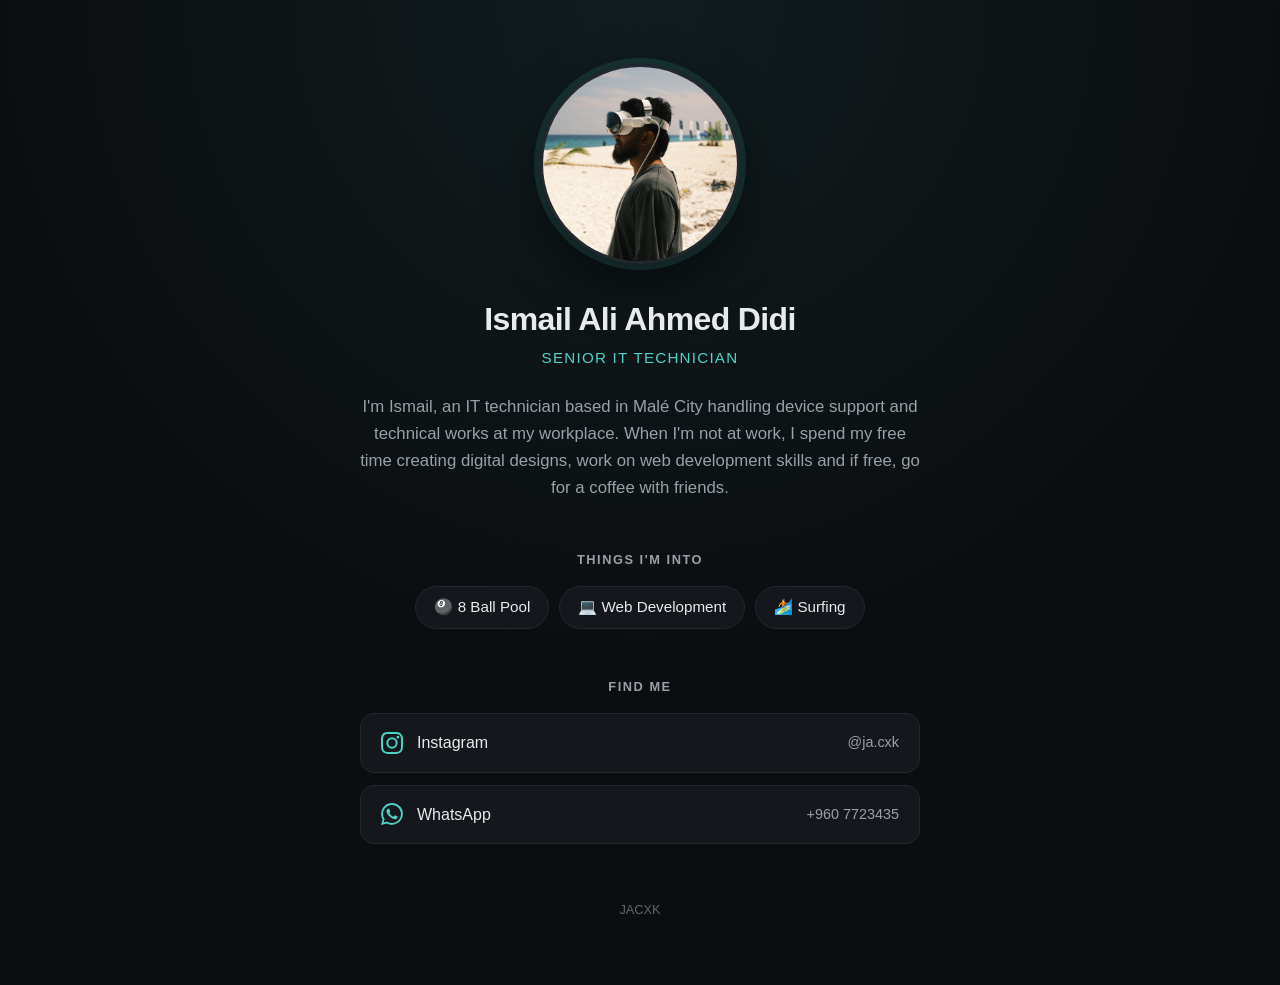
<file: index.html>
<!DOCTYPE html>
<html lang="en">
<head>
  <meta charset="UTF-8">
  <meta name="viewport" content="width=device-width, initial-scale=1.0">
  <title>Ismail Ali Ahmed Didi</title>
  <meta name="description" content="Ismail Ali Ahmed Didi — Senior IT Technician.">
  <style>
    :root {
      --bg: #0b0d10;
      --surface: #14171c;
      --border: #23272e;
      --text: #e8eaed;
      --muted: #9aa0a8;
      --accent: #4fd1c5;
    }

    * { box-sizing: border-box; margin: 0; padding: 0; }

    body {
      background: var(--bg);
      color: var(--text);
      font-family: -apple-system, BlinkMacSystemFont, "Segoe UI", Roboto, Helvetica, Arial, sans-serif;
      line-height: 1.6;
      min-height: 100vh;
      display: flex;
      justify-content: center;
      padding: 64px 16px;
      background-image: radial-gradient(circle at 50% 0%, rgba(79, 209, 197, 0.08), transparent 60%);
    }

    main {
      width: 100%;
      max-width: 560px;
      text-align: center;
    }

    .nav {
      display: flex;
      justify-content: center;
      gap: 8px;
      margin-bottom: 40px;
    }

    .nav a {
      color: var(--muted);
      text-decoration: none;
      font-size: 0.9rem;
      font-weight: 500;
      padding: 8px 18px;
      border: 1px solid transparent;
      border-radius: 999px;
      transition: color 0.2s, border-color 0.2s;
    }

    .nav a:hover { color: var(--text); border-color: var(--border); }

    .nav a[aria-current="page"] {
      color: var(--accent);
      background: var(--surface);
      border-color: var(--border);
    }

    .avatar {
      width: 200px;
      height: 200px;
      border-radius: 50%;
      object-fit: cover;
      border: 3px solid var(--border);
      box-shadow: 0 0 0 6px rgba(79, 209, 197, 0.12), 0 20px 50px rgba(0, 0, 0, 0.5);
      margin-bottom: 28px;
    }

    h1 {
      font-size: 2rem;
      font-weight: 700;
      letter-spacing: -0.02em;
      line-height: 1.2;
    }

    .role {
      color: var(--accent);
      font-size: 0.95rem;
      font-weight: 500;
      letter-spacing: 0.08em;
      text-transform: uppercase;
      margin-top: 8px;
    }

    .bio {
      color: var(--muted);
      font-size: 1.05rem;
      margin: 24px auto 0;
      max-width: 940px;
    }

    section { margin-top: 48px; }

    h2 {
      font-size: 0.8rem;
      font-weight: 600;
      letter-spacing: 0.12em;
      text-transform: uppercase;
      color: var(--muted);
      margin-bottom: 16px;
    }

    .tags {
      display: flex;
      flex-wrap: wrap;
      justify-content: center;
      gap: 10px;
      list-style: none;
    }

    .tags li {
      background: var(--surface);
      border: 1px solid var(--border);
      border-radius: 999px;
      padding: 8px 18px;
      font-size: 0.95rem;
    }

    .links {
      display: flex;
      flex-direction: column;
      gap: 12px;
    }

    .links a {
      display: flex;
      align-items: center;
      gap: 14px;
      background: var(--surface);
      border: 1px solid var(--border);
      border-radius: 14px;
      padding: 16px 20px;
      color: var(--text);
      text-decoration: none;
      font-weight: 500;
      transition: border-color 0.2s, transform 0.2s;
    }

    .links a:hover {
      border-color: var(--accent);
      transform: translateY(-2px);
    }

    .links svg {
      width: 22px;
      height: 22px;
      flex-shrink: 0;
      fill: var(--accent);
    }

    .links .handle {
      margin-left: auto;
      color: var(--muted);
      font-weight: 400;
      font-size: 0.9rem;
    }

    footer {
      margin-top: 56px;
      color: var(--muted);
      font-size: 0.8rem;
      opacity: 0.6;
    }

    @media (max-width: 480px) {
      body { padding: 40px 16px; }
      .avatar { width: 160px; height: 160px; }
      h1 { font-size: 1.6rem; }
      .bio { font-size: 1rem; }
    }
  </style>
</head>
<body>
  <main>
    <!-- Nav bar hidden while the Projects page is hidden (it would only show "Home").
         To bring it back, delete this comment wrapper so the <nav> below is active again.
    <nav class="nav">
      <a href="index.html" aria-current="page">Home</a>
      <a href="projects.html">Projects</a>
    </nav>
    -->

    <img class="avatar" src="profile.jpg" alt="Ismail Ali Ahmed Didi">

    <h1>Ismail Ali Ahmed Didi</h1>
    <p class="role">Senior IT Technician</p>
    <p class="bio">I'm Ismail, an IT technician based in Malé City handling device support and technical works at my workplace. When I'm not at work, I spend my free time creating digital designs, work on web development skills and if free, go for a coffee with friends.</p>

    <section>
      <h2>Things I'm into</h2>
      <ul class="tags">
        <li>🎱 8 Ball Pool</li>
        <li>💻 Web Development</li>
        <li>🏄 Surfing</li>
      </ul>
    </section>

    <section>
      <h2>Find me</h2>
      <div class="links">
        <a href="https://www.instagram.com/ja.cxk/" target="_blank" rel="noopener">
          <svg viewBox="0 0 24 24" aria-hidden="true"><path d="M12 2.2c3.2 0 3.6 0 4.8.1 1.2.1 1.8.2 2.2.4.6.2 1 .5 1.4.9.4.4.7.8.9 1.4.2.4.4 1.1.4 2.2.1 1.3.1 1.6.1 4.8s0 3.6-.1 4.8c-.1 1.2-.2 1.8-.4 2.2-.2.6-.5 1-.9 1.4-.4.4-.8.7-1.4.9-.4.2-1.1.4-2.2.4-1.3.1-1.6.1-4.8.1s-3.6 0-4.8-.1c-1.2-.1-1.8-.2-2.2-.4-.6-.2-1-.5-1.4-.9-.4-.4-.7-.8-.9-1.4-.2-.4-.4-1.1-.4-2.2C2.2 15.6 2.2 15.2 2.2 12s0-3.6.1-4.8c.1-1.2.2-1.8.4-2.2.2-.6.5-1 .9-1.4.4-.4.8-.7 1.4-.9.4-.2 1.1-.4 2.2-.4C8.4 2.2 8.8 2.2 12 2.2M12 0C8.7 0 8.3 0 7.1.1 5.8.1 4.9.3 4.1.6c-.8.3-1.5.7-2.1 1.4C1.3 2.6.9 3.3.6 4.1.3 4.9.1 5.8.1 7.1 0 8.3 0 8.7 0 12s0 3.7.1 4.9c.1 1.3.3 2.2.6 2.9.3.8.7 1.5 1.4 2.1.6.7 1.3 1.1 2.1 1.4.8.3 1.6.5 2.9.6 1.2.1 1.6.1 4.9.1s3.7 0 4.9-.1c1.3-.1 2.2-.3 2.9-.6.8-.3 1.5-.7 2.1-1.4.7-.6 1.1-1.3 1.4-2.1.3-.8.5-1.6.6-2.9.1-1.2.1-1.6.1-4.9s0-3.7-.1-4.9c-.1-1.3-.3-2.2-.6-2.9-.3-.8-.7-1.5-1.4-2.1C21.4 1.3 20.7.9 19.9.6 19.1.3 18.2.1 16.9.1 15.7 0 15.3 0 12 0zm0 5.8a6.2 6.2 0 1 0 0 12.4 6.2 6.2 0 0 0 0-12.4zM12 16a4 4 0 1 1 0-8 4 4 0 0 1 0 8zm6.4-11.8a1.4 1.4 0 1 0 0 2.9 1.4 1.4 0 0 0 0-2.9z"/></svg>
          Instagram
          <span class="handle">@ja.cxk</span>
        </a>
        <a href="https://wa.me/9607723435" target="_blank" rel="noopener">
          <svg viewBox="0 0 24 24" aria-hidden="true"><path d="M17.5 14.4c-.3-.1-1.8-.9-2-1-.3-.1-.5-.1-.7.1-.2.3-.8 1-.9 1.2-.2.2-.3.2-.6.1-.3-.1-1.3-.5-2.4-1.5-.9-.8-1.5-1.8-1.7-2.1-.2-.3 0-.5.1-.6l.4-.5c.1-.2.2-.3.3-.5.1-.2 0-.4 0-.5l-.9-2.2c-.2-.6-.5-.5-.7-.5h-.6c-.2 0-.5.1-.8.4-.3.3-1 1-1 2.5s1.1 2.9 1.2 3.1c.1.2 2.1 3.2 5.1 4.5.7.3 1.3.5 1.7.6.7.2 1.4.2 1.9.1.6-.1 1.8-.7 2-1.4.2-.7.2-1.3.2-1.4-.1-.1-.3-.2-.6-.3zM12 21.8c-1.8 0-3.5-.5-5-1.4l-.4-.2-3.7 1 1-3.6-.2-.4c-1-1.6-1.5-3.4-1.5-5.2 0-5.4 4.4-9.8 9.8-9.8 2.6 0 5.1 1 6.9 2.9 1.8 1.8 2.9 4.3 2.9 6.9 0 5.4-4.4 9.8-9.8 9.8zm8.4-18.2C18.2 1.3 15.2 0 12 0 5.5 0 .2 5.3.2 11.9c0 2.1.5 4.1 1.6 5.9L.1 24l6.3-1.7c1.7.9 3.7 1.4 5.6 1.4 6.5 0 11.9-5.3 11.9-11.9 0-3.2-1.2-6.2-3.5-8.4z"/></svg>
          WhatsApp
          <span class="handle">+960 7723435</span>
        </a>
      </div>
    </section>

    <footer>JACXK</footer>
  </main>
</body>
</html>
</file>
